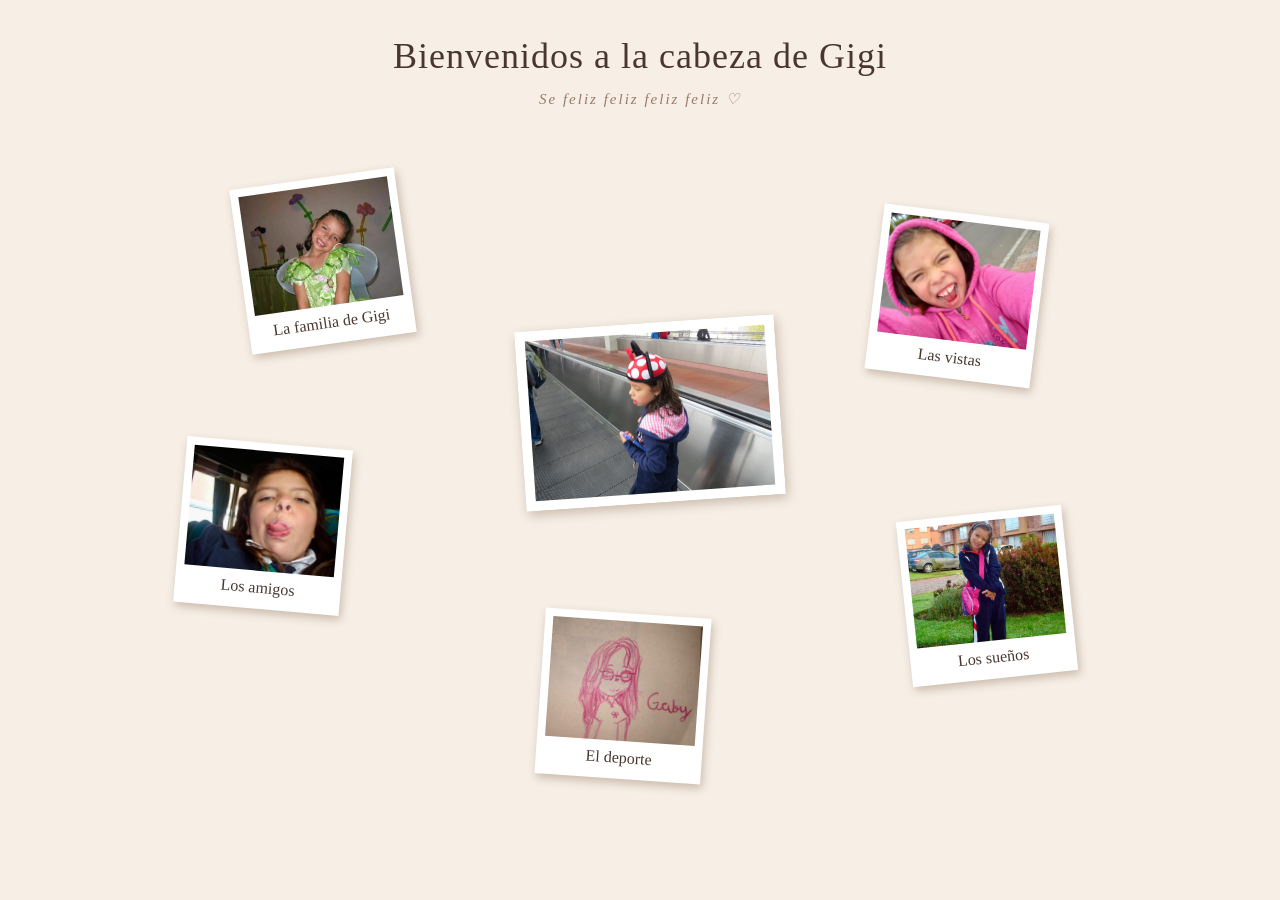
<file: index.html>
<!DOCTYPE html>
<html lang="es">
<head>
    <meta charset="UTF-8">
    <meta name="viewport" content="width=device-width, initial-scale=1.0">
    <title>Gigi's Head</title>
    <link rel="stylesheet" href="estilo.css">
</head>

<body>

    <h1>Bienvenidos a la cabeza de Gigi</h1>
    <p class="subtitulo"> Se feliz feliz feliz feliz ♡</p>

    <div id="galeria">

        <img class="foto"
             src="assets/gigipeque.jpeg"
             alt="Gigi de pequeña">

        <a href="espacio2.html" class="recuerdo familia">
            <img src="assets/portada1.jpeg" alt="Mi familia">
            <p>La familia de Gigi</p>
        </a>

        <a href="espacio3.html" class="recuerdo vistas">
            <img src="assets/portada2.jpeg" alt="Las vistas">
            <p>Las vistas</p>
        </a>

        <a href="espacio4.html" class="recuerdo amigos">
            <img src="assets/portada3.jpeg" alt="Los amigos">
            <p>Los amigos</p>
        </a>

        <a href="espacio5.html" class="recuerdo suenos">
            <img src="assets/portada4.jpeg" alt="Los sueños">
            <p>Los sueños</p>
        </a>

        <a href="espacio6.html" class="recuerdo deporte">
            <img src="assets/portada5.jpeg" alt="El deporte">
            <p>El deporte</p>
        </a>

    </div>

</body>
</html>
</file>
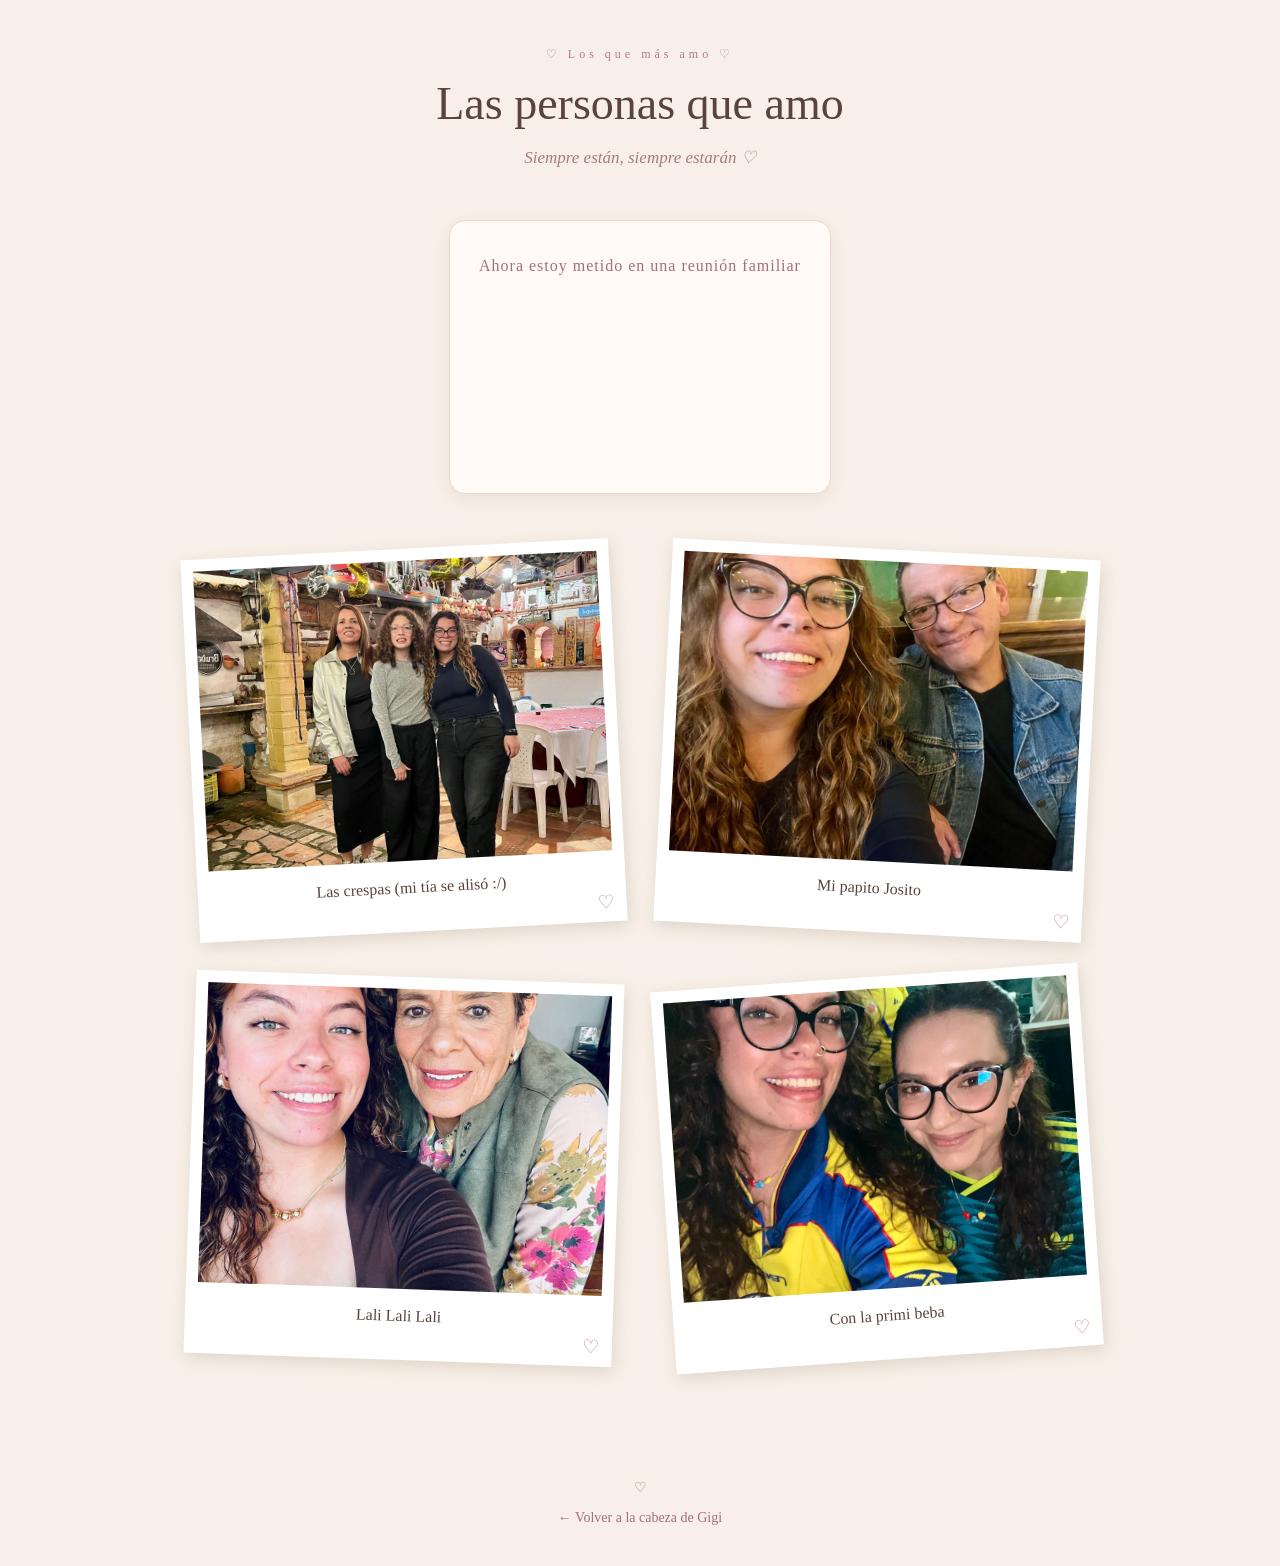
<file: espacio2.html>
<!DOCTYPE html>
<html lang="es">

<head>
    <meta charset="UTF-8">
    <meta name="viewport" content="width=device-width, initial-scale=1.0">

    <title>La familia de Gigi ♡</title>

    <link rel="stylesheet" href="espacio2.css">
</head>

<body>

    <header class="encabezado">
        <p class="pequeno">♡ Los que más amo ♡</p>

        <h1>Las personas que amo</h1>

        <p class="subtitulo">
            Siempre están, siempre estarán ♡
        </p>
    </header>

    
    <section class="musica">
        <p>Ahora estoy metido en una reunión familiar</p>
        

        <iframe
            width="300"
            height="170"
            src="https://www.youtube.com/embed/hCPrTciAhMk?si=WHUPQ1wunrRwcMbo"
            title="Nuestra canción"
            allow="autoplay; encrypted-media"
            referrerpolicy="strict-origin-when-cross-origin"
            allowfullscreen>
        </iframe>

</section>

   
    <main id="galeria">

        <article class="elemento foto1">
            <img src="assets/familia1.jpeg" alt="Las crespas">
            <p>Las crespas (mi tía se alisó :/)</p>
            <span class="corazon">♡</span>
        </article>

        <article class="elemento foto2">
            <img src="assets/familia2.jpeg" alt="Mi papito Josito">
            <p>Mi papito Josito</p>
            <span class="corazon">♡</span>
        </article>

        <article class="elemento foto3">
            <img src="assets/familia3.jpeg" alt="Lali">
            <p>Lali Lali Lali</p>
            <span class="corazon">♡</span>
        </article>

        <article class="elemento foto4">
            <img src="assets/familia4.jpeg" alt="Con mi primi beba">
            <p>Con la primi beba</p>
            <span class="corazon">♡</span>
        </article>

    </main>

    <footer>
        <p>♡</p>
        <a href="index.html">← Volver a la cabeza de Gigi</a>
    </footer>

</body>
</html>
</file>
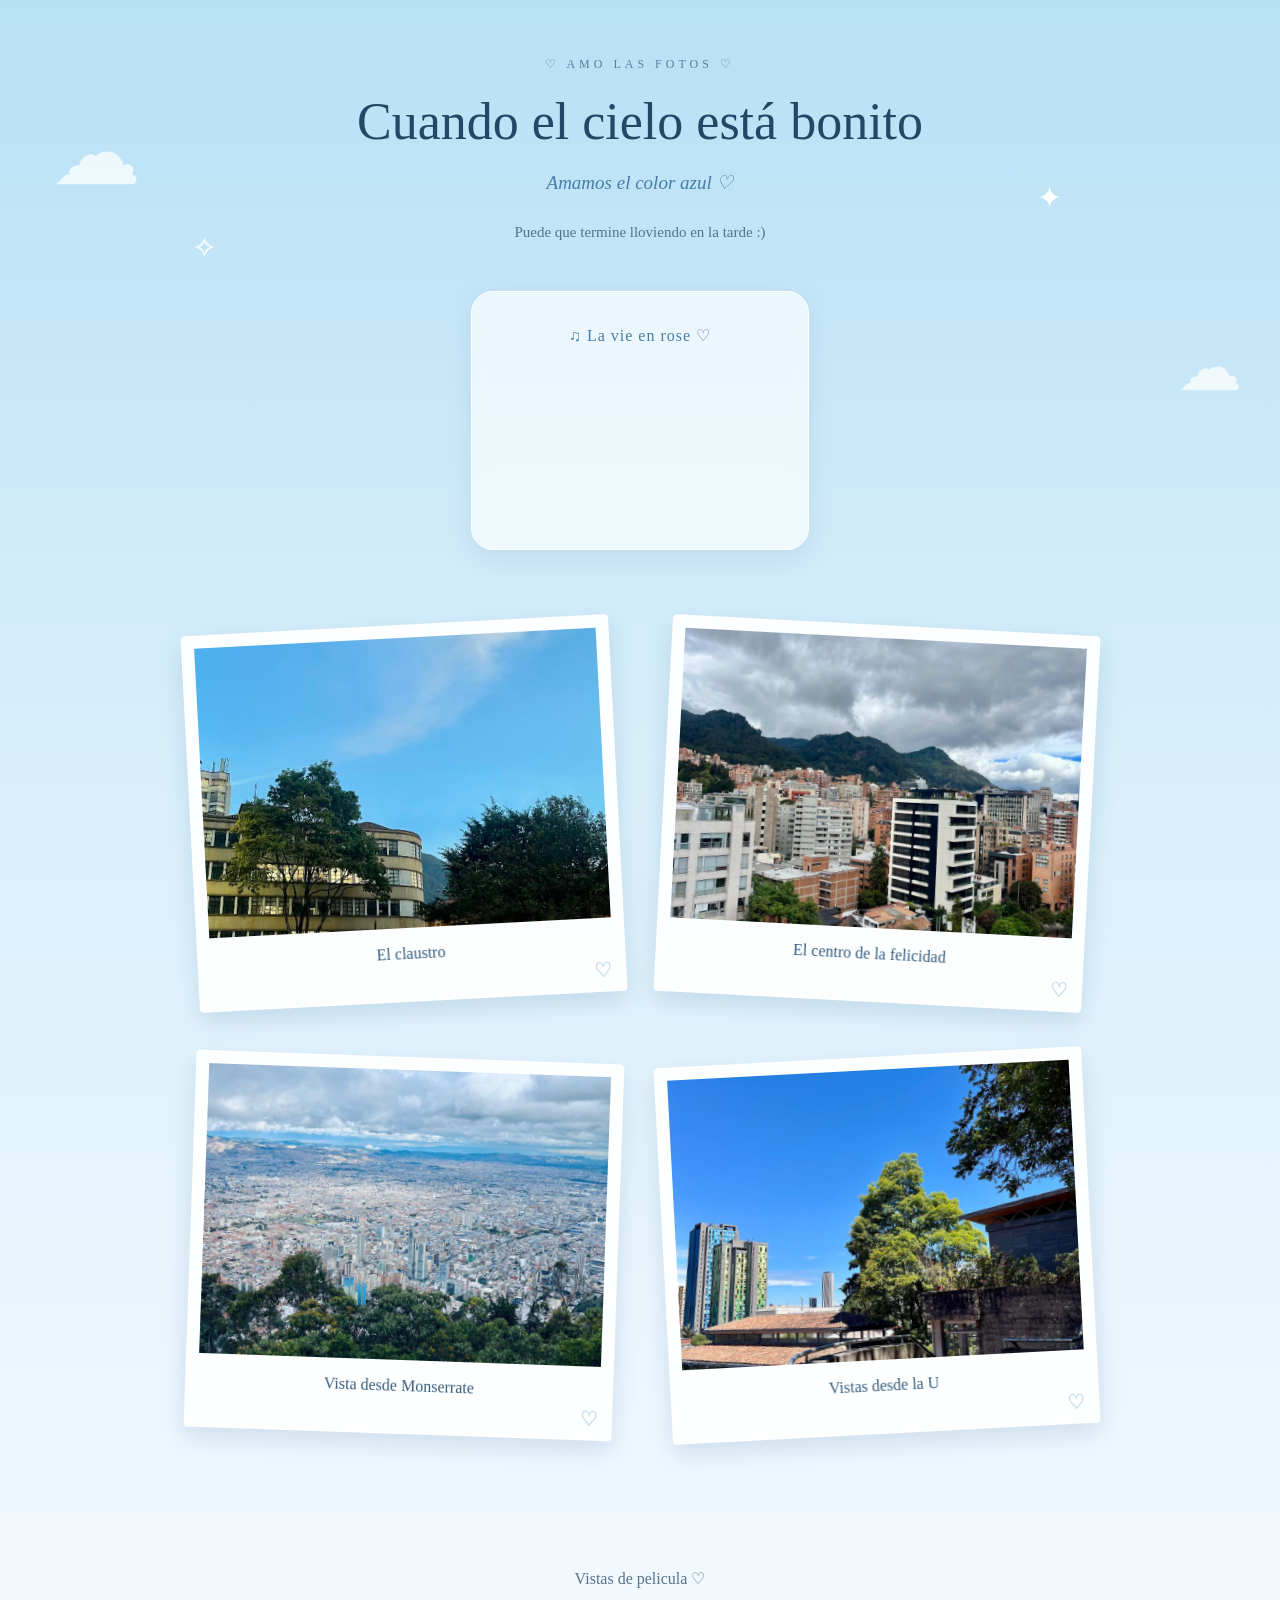
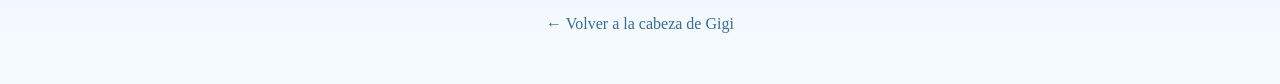
<file: espacio3.html>
<!DOCTYPE html>
<html lang="es">

<head>
    <meta charset="UTF-8">
    <meta name="viewport" content="width=device-width, initial-scale=1.0">

    <title>Las vistas ♡</title>

    <link rel="stylesheet" href="espacio3.css">
</head>

<body>
    <div class="nube nube1">☁</div>
    <div class="nube nube2">☁</div>
    <div class="destello destello1">✧</div>
    <div class="destello destello2">✦</div>

    <header class="encabezado">

        <p class="pequeno">♡ AMO LAS FOTOS ♡</p>

        <h1>Cuando el cielo está bonito</h1>

        <p class="subtitulo">
            Amamos el color azul ♡
        </p>

        <p class="introduccion">
            Puede que termine lloviendo en la tarde :)
        </p>

    </header>

    <section class="musica">

        <p class="titulo-musica">♫ La vie en rose ♡</p>

        <iframe
            width="300"
            height="170"
            src="https://www.youtube.com/embed/ZrPB_pvHXls?si=HO7a61ZQWop8lx8q"
            title="La vie en rose"
            allow="autoplay; encrypted-media"
            referrerpolicy="strict-origin-when-cross-origin"
            allowfullscreen>
        </iframe>

    </section>

    <main id="galeria">

        <article class="elemento foto1">
            <img src="assets/vistas1.jpeg" alt="El claustro">
            <p>El claustro</p>
            <span class="corazon">♡</span>
        </article>

        <article class="elemento foto2">
            <img src="assets/vistas2.jpeg"
                 alt="El centro de la felicidad">
            <p>El centro de la felicidad</p>
            <span class="corazon">♡</span>
        </article>

        <article class="elemento foto3">
            <img src="assets/vistas3.jpeg"
                 alt="Vista desde Monserrate">
            <p>Vista desde Monserrate</p>
            <span class="corazon">♡</span>
        </article>

        <article class="elemento foto4">
            <img src="assets/vistas4.jpeg"
                 alt="Vistas desde la U">
            <p>Vistas desde la U</p>
            <span class="corazon">♡</span>
        </article>

    </main>

    <!-- VOLVER AL INICIO -->
    <footer>
        <p> Vistas de pelicula ♡</p>
        <a href="index.html">← Volver a la cabeza de Gigi</a>
    </footer>

</body>
</html>
</file>
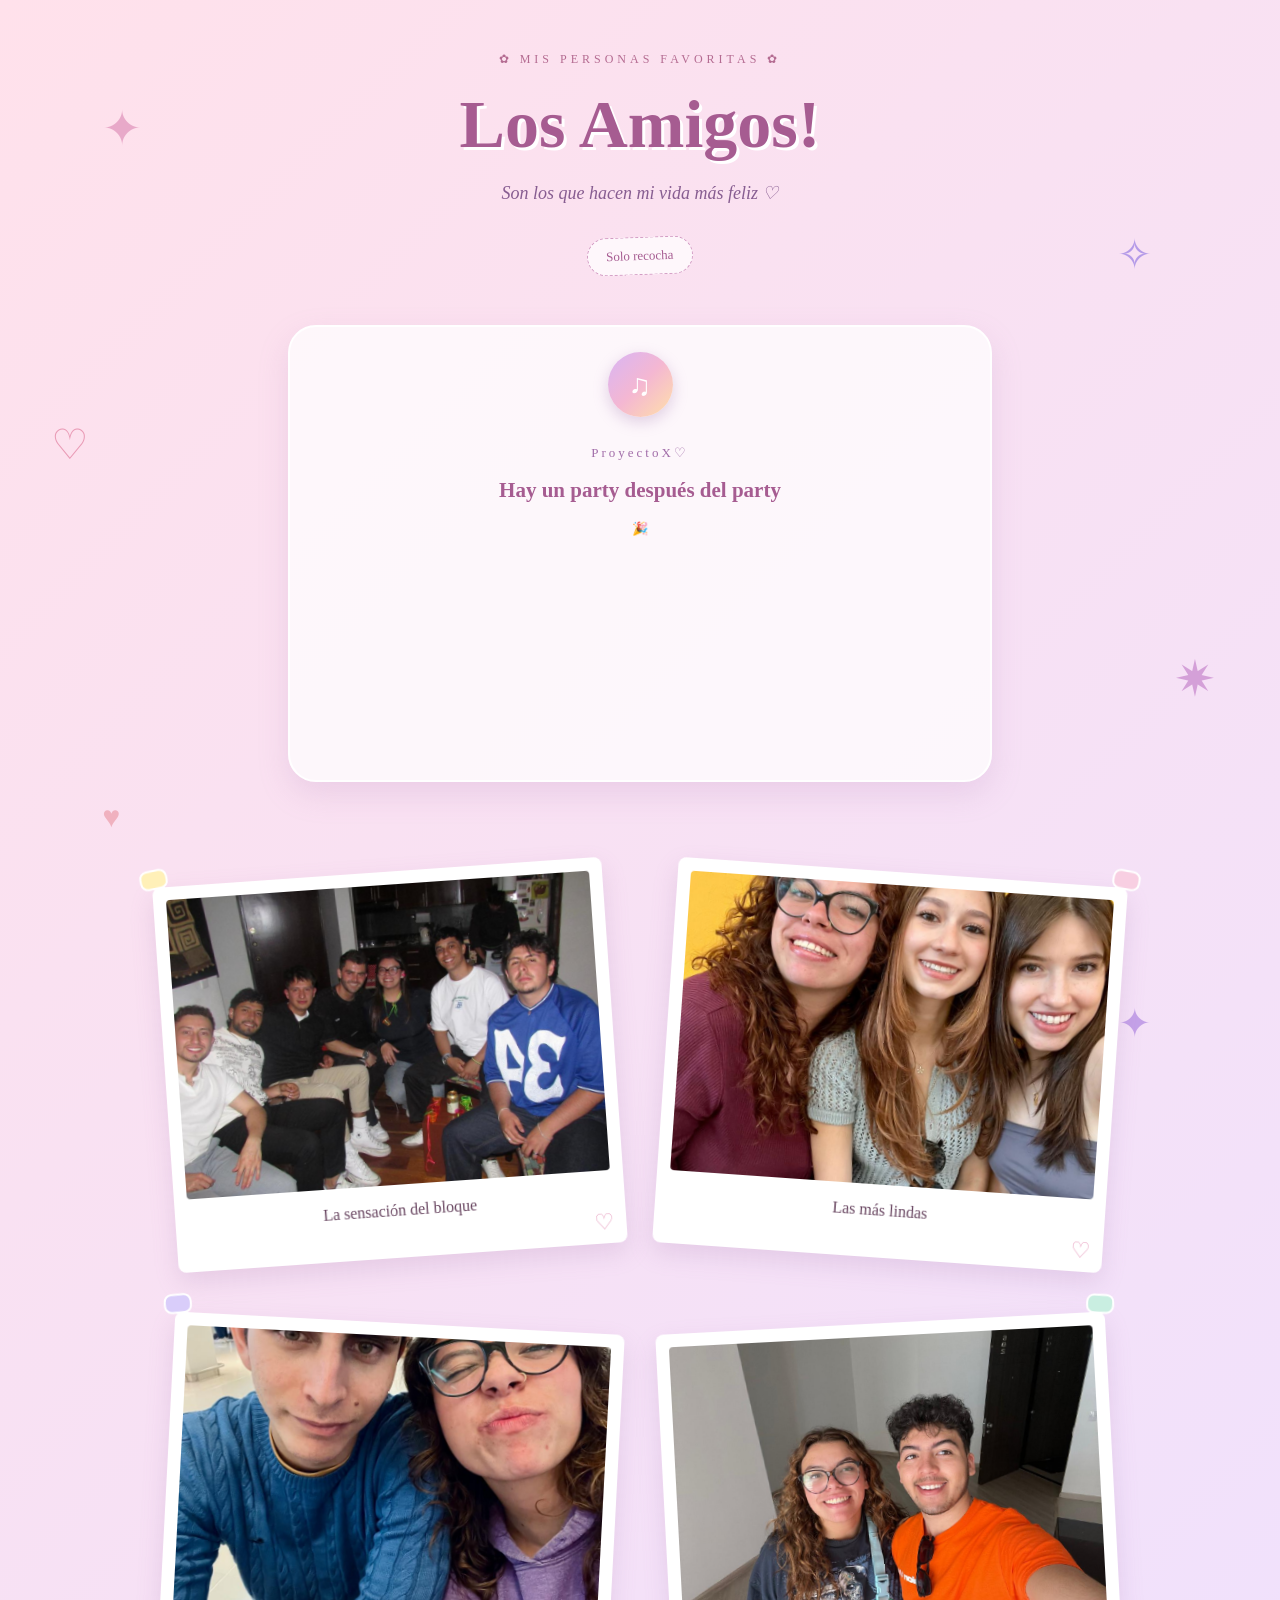
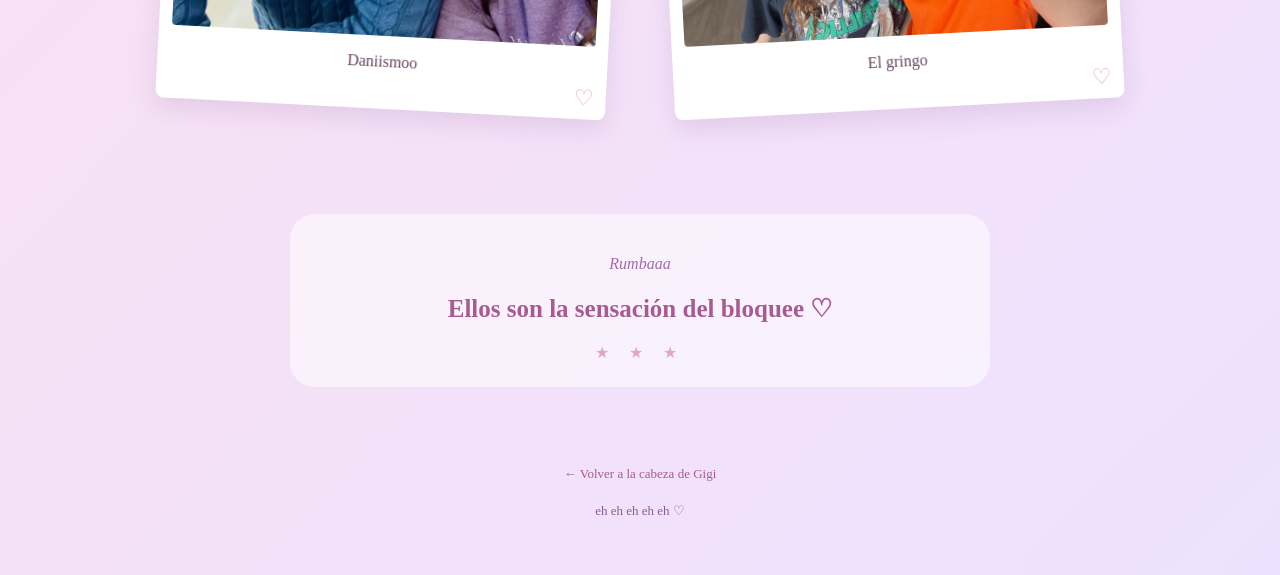
<file: espacio4.html>
<!DOCTYPE html>
<html lang="es">

<head>
    <meta charset="UTF-8">
    <meta name="viewport" content="width=device-width, initial-scale=1.0">

    <title>Los amigos ♡</title>
    <link rel="stylesheet" href="espacio4.css">
</head>

<body>
    <div class="decoracion estrella1">✦</div>
    <div class="decoracion estrella2">✧</div>
    <div class="decoracion corazon1">♡</div>
    <div class="decoracion estrella3">✷</div>
    <div class="decoracion corazon2">♥</div>
    <div class="decoracion estrella4">✦</div>

    <header class="encabezado">

        <p class="pequeno">✿ MIS PERSONAS FAVORITAS ✿</p>

        <h1>Los Amigos!</h1>

        <p class="subtitulo">
            Son los que hacen mi vida más feliz ♡
        </p>

        <div class="etiqueta">
            Solo recocha
        </div>

    </header>

    <section class="musica">

        <div class="disco">♫</div>

        <div class="info-musica">
            <p class="texto-dj">ProyectoX♡</p>
            <h2>Hay un party después del party</h2>
            <p>🎉</p>
        </div>

        <iframe
            src="https://www.youtube.com/embed/fZIRuMZA4_0?si=Oe9IoklJrc0vDbji"
            title="Punchis Punchis"
            allow="autoplay; encrypted-media"
            referrerpolicy="strict-origin-when-cross-origin"
            allowfullscreen>
        </iframe>

    </section>

   
    <main id="galeria">

        <article class="elemento foto1">
            <span class="sticker"></span>
            <img src="assets/amigos1.jpeg" alt="La sensación del bloque">
            <p>La sensación del bloque</p>
            <span class="corazon">♡</span>
        </article>

        <article class="elemento foto2">
            <span class="sticker"></span>
            <img src="assets/amigos2.jpeg" alt="Las más lindas">
            <p>Las más lindas</p>
            <span class="corazon">♡</span>
        </article>

        <article class="elemento foto3">
            <span class="sticker"></span>
            <img src="assets/amigos3.jpeg" alt="Daniismoo">
            <p>Daniismoo</p>
            <span class="corazon">♡</span>
        </article>

        <article class="elemento foto4">
            <span class="sticker"></span>
            <img src="assets/amigos4.jpeg" alt="El gringo">
            <p>El gringo</p>
            <span class="corazon">♡</span>
        </article>

    </main>
    <section class="mensaje-final">
        <p>Rumbaaa</p>
        <h2> Ellos son la sensación del bloquee ♡</h2>
        <span>★ ★ ★</span>
    </section>

    <footer>
        <a href="index.html">← Volver a la cabeza de Gigi</a>
        <p> eh eh eh eh eh ♡</p>
    </footer>

</body>
</html>
</file>
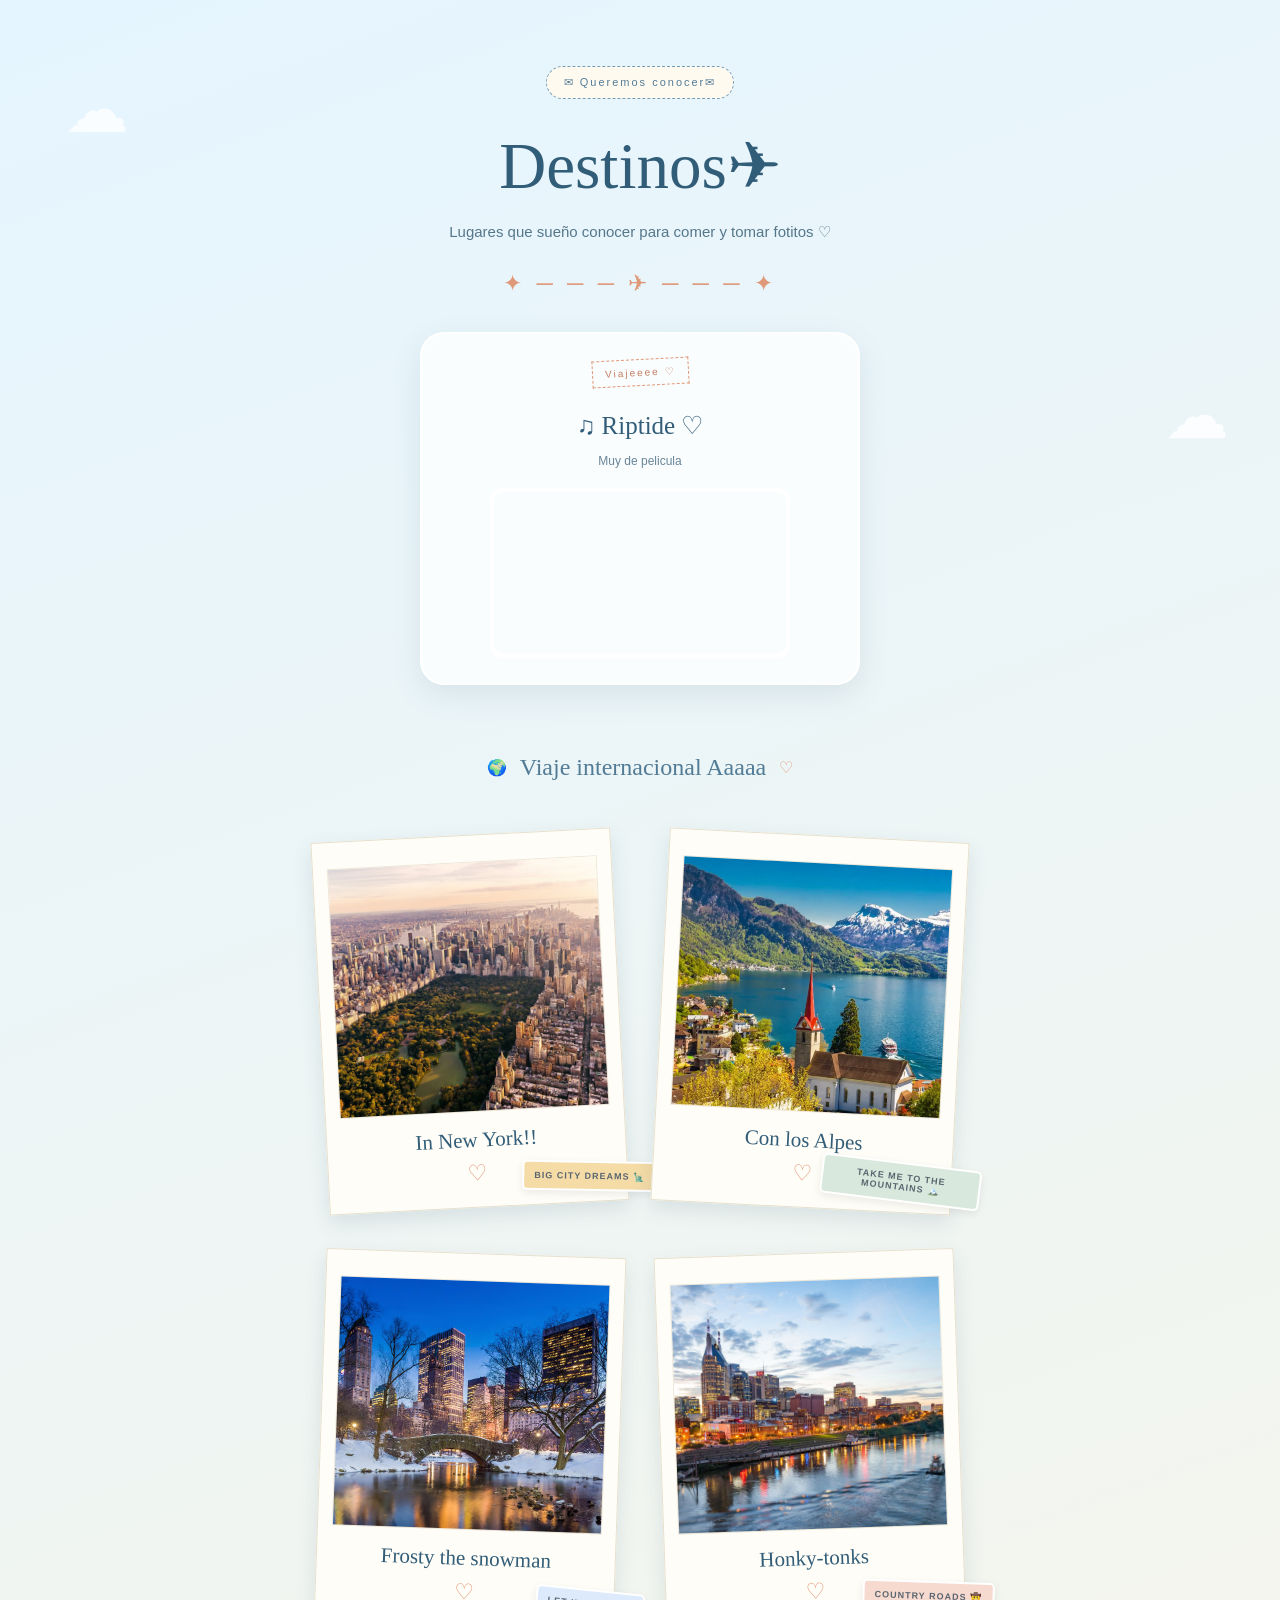
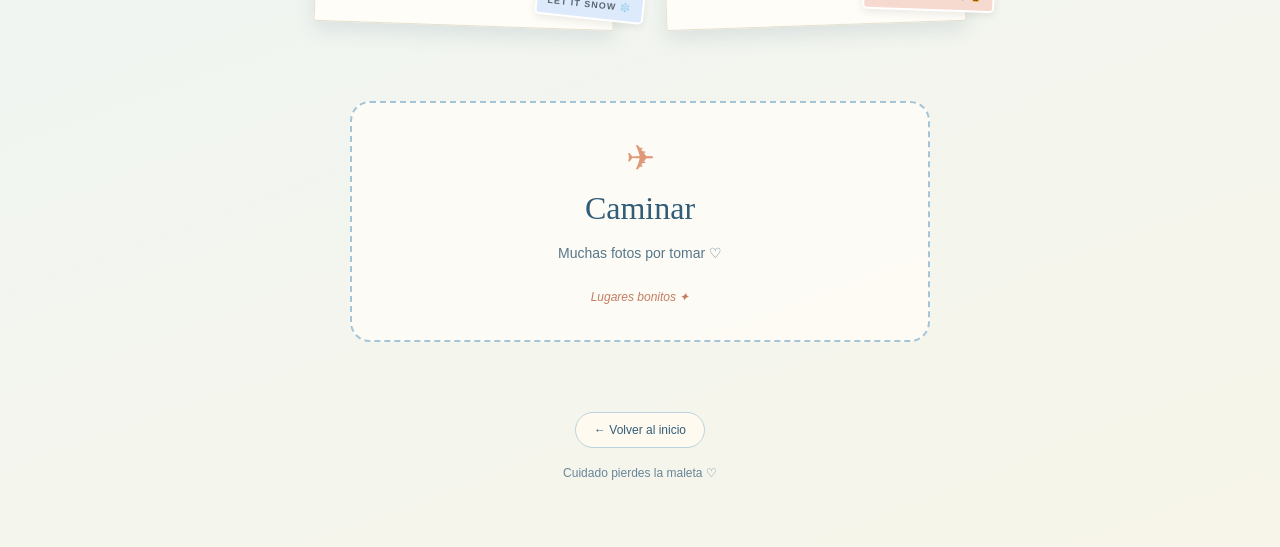
<file: espacio5.html>
<!DOCTYPE html>
<html lang="es">
<head>
    <meta charset="UTF-8">
    <meta name="viewport" content="width=device-width, initial-scale=1.0">
    <title>Los sueños de viaje ✈</title>
    <link rel="stylesheet" href="espacio5.css">
</head>

<body>

    <div class="avion avion1">✈</div>
    <div class="avion avion2">✈</div>
    <div class="nube nube1">☁</div>
    <div class="nube nube2">☁</div>

    <header class="encabezado">
        <p class="etiqueta">✉ Queremos conocer✉</p>

        <h1> Destinos✈</h1>

        <p class="subtitulo">
            Lugares que sueño conocer para comer y tomar fotitos ♡
        </p>

        <div class="ruta">
            ✦ ─ ─ ─ ✈ ─ ─ ─ ✦
        </div>
    </header>

    <section class="musica">
        <div class="sello"> Viajeeee ♡</div>

        <p class="titulo-musica">♫ Riptide ♡</p>

        <p class="texto-musica">
            Muy de pelicula 
        </p>

        <iframe
            width="300"
            height="170"
            src="https://www.youtube.com/embed/uJ_1HMAGb4k?si=CeE1Dc4l3qnBRhKL"
            title="Riptide"
            allow="autoplay; encrypted-media"
            referrerpolicy="strict-origin-when-cross-origin"
            allowfullscreen>
        </iframe>
    </section>

    <div class="intro">
        <span>🌍</span>
        <p> Viaje internacional Aaaaa </p>
        <span>♡</span>
    </div>

    <main id="galeria">

        <article class="elemento foto1">
            <div class="numero"></div>
            <img src="assets/sueño1.jpeg" alt="sueño1">
            <p>In New York!!</p>
            <span class="corazon">♡</span>
            <div class="sticker">BIG CITY DREAMS 🗽</div>
        </article>

        <article class="elemento foto2">
            <div class="numero"></div>
            <img src="assets/sueño2.jpeg" alt="sueño2">
            <p>Con los Alpes</p>
            <span class="corazon">♡</span>
            <div class="sticker">TAKE ME TO THE MOUNTAINS 🏔️</div>
        </article>

        <article class="elemento foto3">
            <div class="numero"></div>
            <img src="assets/sueño3.jpeg" alt="sueño3">
            <p>Frosty the snowman</p>
            <span class="corazon">♡</span>
            <div class="sticker">LET IT SNOW ❄️</div>
        </article>

        <article class="elemento foto4">
            <div class="numero"></div>
            <img src="assets/sueño4.jpeg" alt="sueño4">
            <p>Honky-tonks</p>
            <span class="corazon">♡</span>
            <div class="sticker">COUNTRY ROADS 🤠</div>
        </article>

    </main>

    <section class="nota-final">
        <div class="mini-avion">✈</div>
        <h2> Caminar </h2>
        <p>
            
            Muchas fotos por tomar ♡
        </p>
        <span> Lugares bonitos ✦</span>
    </section>

    <footer>
        <a href="index.html">← Volver al inicio</a>
        <p> Cuidado pierdes la maleta  ♡</p>
    </footer>

</body>
</html>
</file>
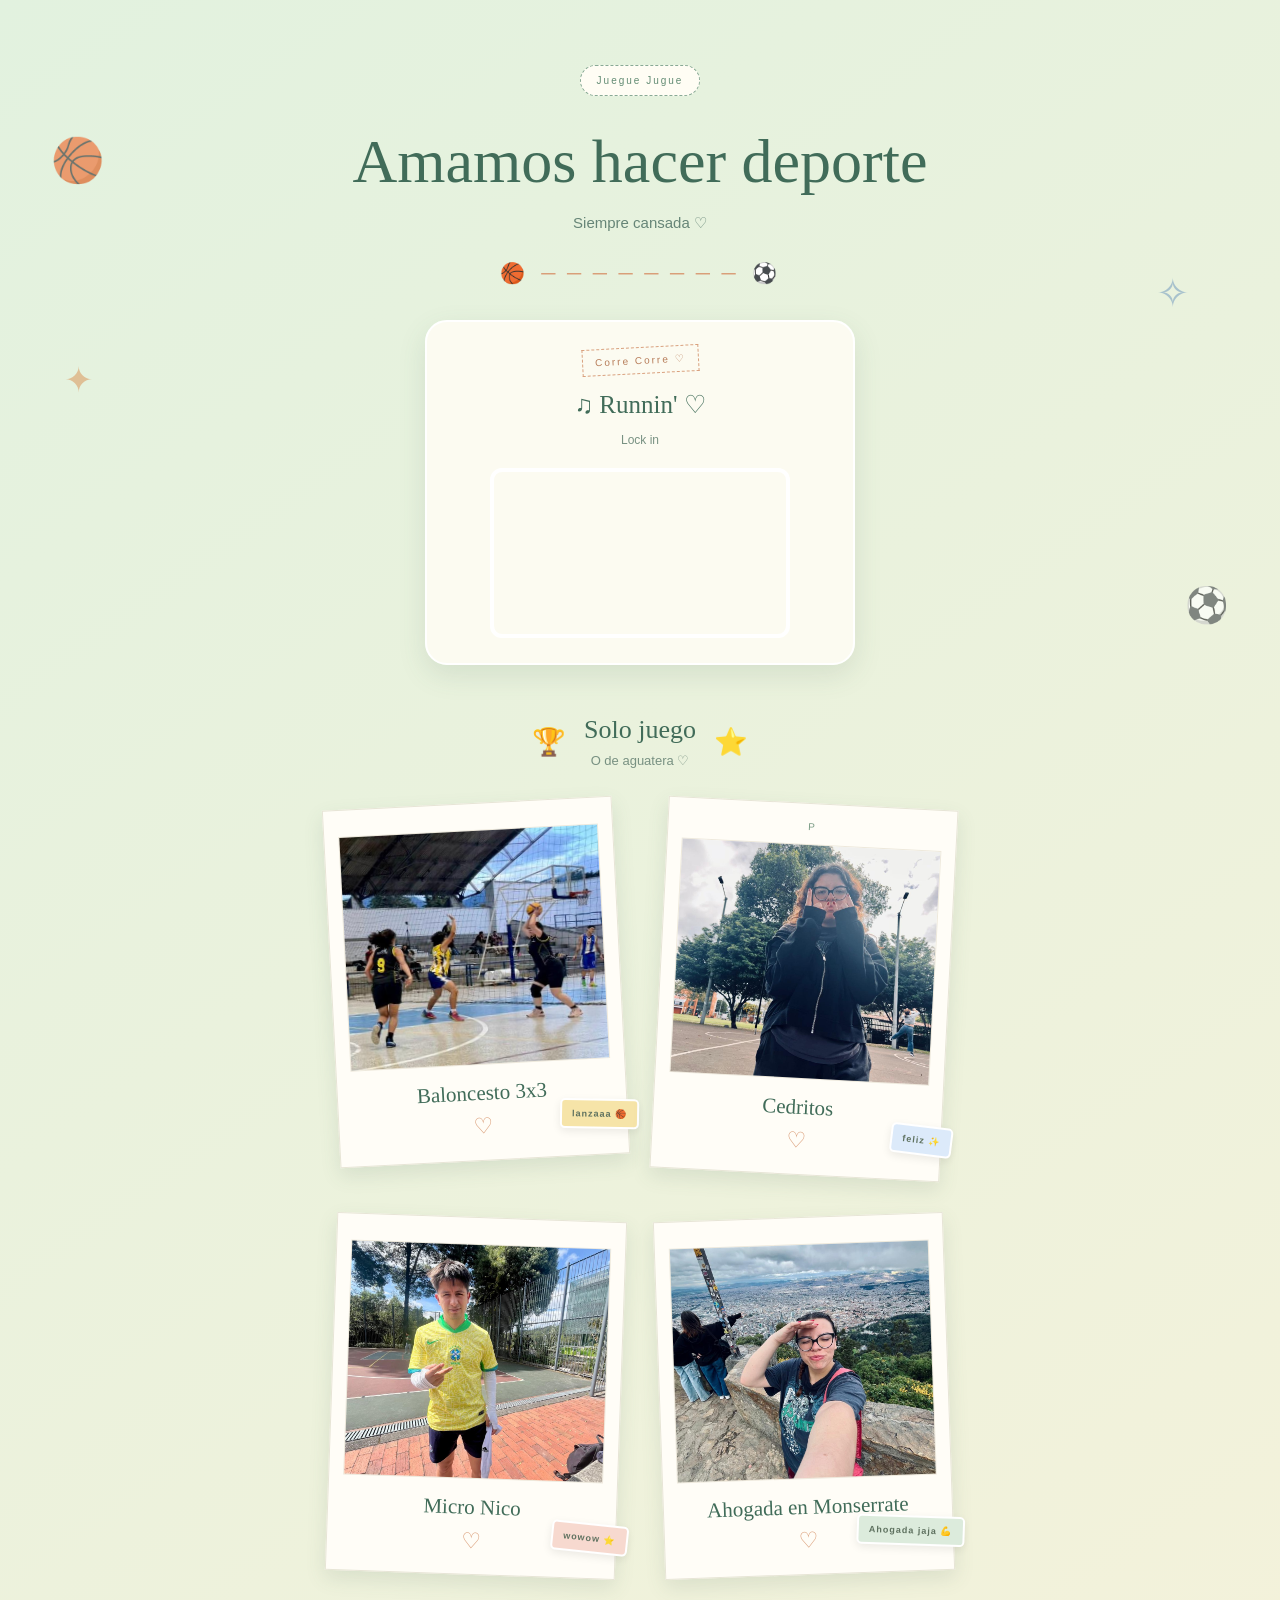
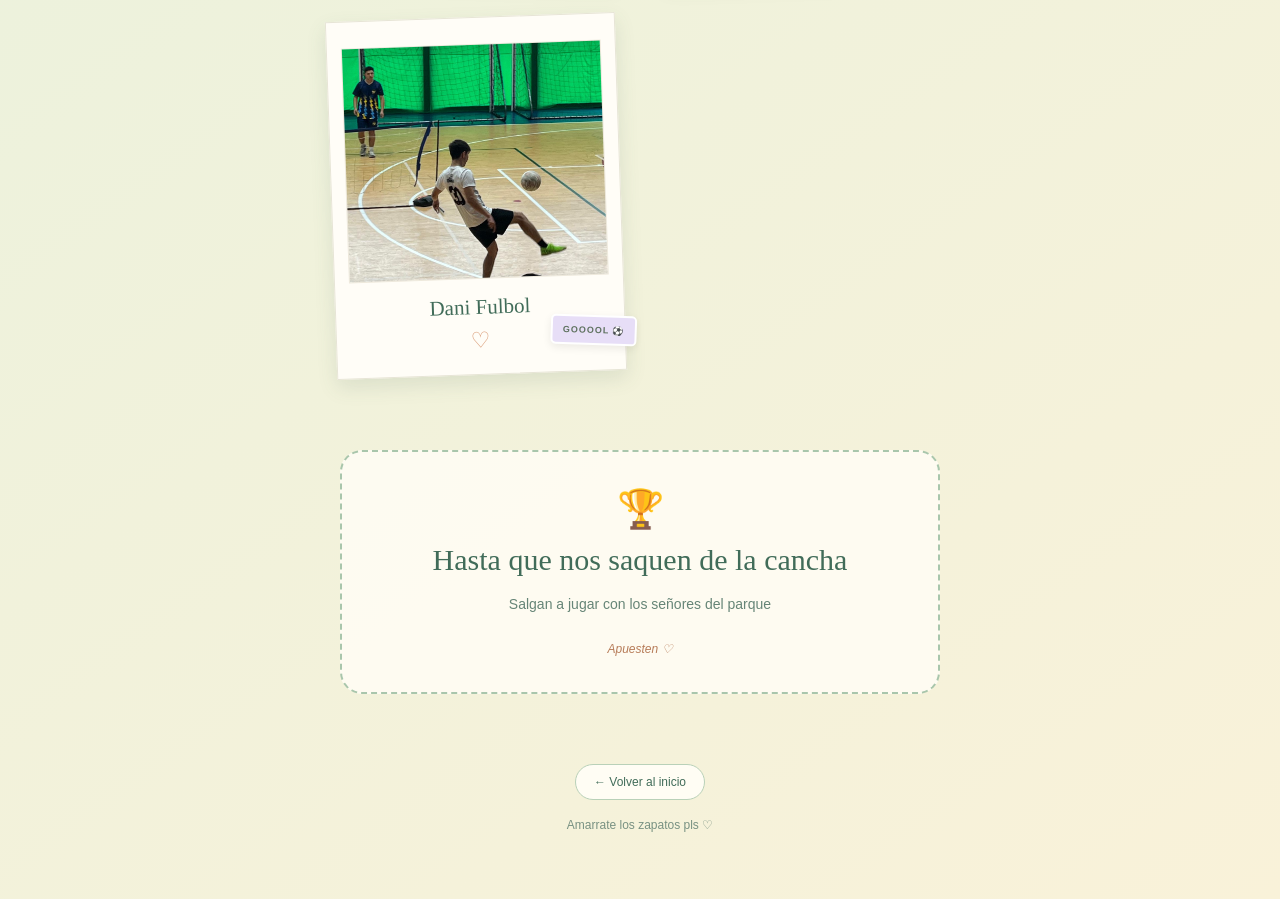
<file: espacio6.html>
<!DOCTYPE html>
<html lang="es">
<head>
    <meta charset="UTF-8">
    <meta name="viewport" content="width=device-width, initial-scale=1.0">
    <title>El deporte 🏀</title>
    <link rel="stylesheet" href="espacio6.css">
</head>

<body>

    <div class="decoracion pelota1">🏀</div>
    <div class="decoracion pelota2">⚽</div>
    <div class="decoracion estrella1">✦</div>
    <div class="decoracion estrella2">✧</div>

    <header class="encabezado">
        <p class="etiqueta"> Juegue Jugue </p>

        <h1> Amamos hacer deporte </h1>

        <p class="subtitulo">
            Siempre cansada ♡
        </p>

        <div class="linea-cancha">
            <span>🏀</span>
            ─ ─ ─ ─ ─ ─ ─ ─
            <span>⚽</span>
        </div>
    </header>

    <section class="musica">
        <div class="sello"> Corre Corre ♡</div>

        <p class="titulo-musica">♫ Runnin' ♡</p>

        <p class="texto-musica">
            Lock in
        </p>

        <iframe
            width="300"
            height="170"
            src="https://www.youtube.com/embed/YoXa2Pl7Hk0?si=ZVDyMHofQDtu-v7D"
            title="Runnin'"
            allow="autoplay; encrypted-media"
            referrerpolicy="strict-origin-when-cross-origin"
            allowfullscreen>
        </iframe>
    </section>

    <section class="intro">
        <span>🏆</span>
        <div>
            <h2> Solo juego </h2>
            <p> O de aguatera ♡</p>
        </div>
        <span>⭐</span>
    </section>

    <main id="galeria">

        <article class="elemento foto1">
            <div class="numero"></div>
            <img src="assets/deporte1.jpeg" alt="Partido de baloncesto 3x3">
            <p>Baloncesto 3x3</p>
            <span class="corazon">♡</span>
            <div class="sticker"> lanzaaa 🏀</div>
        </article>

        <article class="elemento foto2">
            <div class="numero">P</div>
            <img src="assets/deporte2.jpeg" alt="Recuerdo deportivo en Cedritos">
            <p>Cedritos</p>
            <span class="corazon">♡</span>
            <div class="sticker"> feliz ✨</div>
        </article>

        <article class="elemento foto3">
            <div class="numero"></div>
            <img src="assets/deporte3.jpeg" alt="Micro Nico">
            <p>Micro Nico</p>
            <span class="corazon">♡</span>
            <div class="sticker">wowow ⭐</div>
        </article>

        <article class="elemento foto4">
            <div class="numero"></div>
            <img src="assets/deporte4.jpeg" alt="Subida a Monserrate">
            <p>Ahogada en Monserrate</p>
            <span class="corazon">♡</span>
            <div class="sticker">Ahogada jaja 💪</div>
        </article>

        <article class="elemento foto5">
            <div class="numero"></div>
            <img src="assets/deporte5.jpeg" alt="Dani jugando fútbol">
            <p>Dani Fulbol</p>
            <span class="corazon">♡</span>
            <div class="sticker">GOOOOL ⚽</div>
        </article>

    </main>

    <section class="frase-final">
        <div class="trofeo">🏆</div>
        <h2> Hasta que nos saquen de la cancha</h2>
        <p>
            Salgan a jugar con los señores del parque 
        </p>
        <span> Apuesten ♡</span>
    </section>

    <footer>
        <a href="index.html">← Volver al inicio</a>
        <p> Amarrate los zapatos pls ♡</p>
    </footer>

</body>
</html>
</file>
<file: estilo.css>
body {
    margin: 0;
    background-color: #f7efe6;
    color: #49372f;
    font-family: Georgia, serif;
}


h1 {
    text-align: center;
    margin: 35px 20px;
    color: #49372f;
    font-family: Georgia, serif;
    font-size: 36px;
    font-weight: normal;
    letter-spacing: 1px;

    animation: aparecer 1.5s ease-out;

    transition: color 0.4s ease,
                transform 0.4s ease;
}

h1:hover {
    color: #b17c88;
    transform: scale(1.03);
}

@keyframes aparecer {
    from {
        opacity: 0;
        transform: translateY(15px);
    }

    to {
        opacity: 1;
        transform: translateY(0);
    }
}

#galeria {
    position: relative;
    max-width: 1000px;
    height: 650px;
    margin: 0 auto;
}

.foto {
    position: absolute;
    width: 240px;
    top: 180px;
    left: 380px;
    padding: 10px;
    background: white;
    box-shadow: 2px 4px 12px #c9b9ab;
    transform: rotate(-4deg);
}

.recuerdo {
    position: absolute;
    display: block;
    width: 150px;
    padding: 8px;
    background: white;
    color: #49372f;
    text-align: center;
    text-decoration: none;
    box-shadow: 2px 4px 10px #c9b9ab;
    transition: transform 0.3s;
}

.recuerdo img {
    display: block;
    width: 100%;
    height: 120px;
    object-fit: cover;
}

.recuerdo p {
    margin: 8px 0 4px;
}

.recuerdo:hover {
    z-index: 10;
    transform: scale(1.1) rotate(0deg);
}

.familia {
    top: 35px;
    left: 100px;
    transform: rotate(-8deg);
}

.vistas {
    top: 70px;
    right: 100px;
    transform: rotate(7deg);
}

.amigos {
    top: 300px;
    left: 40px;
    transform: rotate(5deg);
}

.suenos {
    top: 370px;
    right: 70px;
    transform: rotate(-6deg);
}

.deporte {
    top: 470px;
    left: 400px;
    transform: rotate(4deg);
}

.subtitulo {
    text-align: center;
    color: #9b796a;
    font-family: Georgia, serif;
    font-size: 15px;
    font-style: italic;
    letter-spacing: 2px;
    margin-top: -22px;
    margin-bottom: 35px;

    animation: aparecer 2s ease-out;
}
</file>
<file: espacio2.css>
/* FONDO Y LETRA */

body {
    margin: 0;
    background-color: #f8f0e8;
    color: #59443d;
    font-family: Georgia, serif;
}


.encabezado {
    text-align: center;
    padding: 35px 15px 20px;
    animation: aparecer 1.5s ease-out;
}

.pequeno {
    color: #b17c88;
    font-size: 12px;
    letter-spacing: 4px;
}

h1 {
    font-size: clamp(30px, 5vw, 46px);
    font-weight: normal;
    margin: 15px 0;
}

.subtitulo {
    font-style: italic;
    color: #a47c7d;
    font-size: 17px;
}



.musica {
    text-align: center;
    margin: 15px auto 35px;
    padding: 20px;
    max-width: 340px;
    background-color: #fffaf5;
    border: 1px solid #ead9d0;
    border-radius: 16px;
    box-shadow: 0 5px 15px #d9c8bd66;
}

.musica > p:first-child {
    color: #a46f7d;
    letter-spacing: 1px;
}

.musica iframe {
    display: block;
    width: 100%;
    max-width: 300px;
    margin: 12px auto;
    border: none;
    border-radius: 10px;
}

.nota-musica {
    font-size: 12px;
    font-style: italic;
    color: #987e73;
}

/* COLLAGE */

#galeria {
    max-width: 900px;
    margin: 30px auto 60px;
    padding: 20px;
    display: grid;
    grid-template-columns: repeat(2, minmax(0, 1fr));
    gap: 45px;
}

/* MARCOS TIPO POLAROID */

.elemento {
    position: relative;
    background-color: white;
    padding: 12px 12px 35px;
    box-shadow: 2px 5px 15px #bba99b66;
    text-align: center;
    transition: transform 0.35s ease,
                box-shadow 0.35s ease;
}

.elemento img {
    display: block;
    width: 100%;
    height: 300px;
    object-fit: cover;
}

.elemento p {
    margin: 18px 0 0;
    font-size: 16px;
}

.corazon {
    position: absolute;
    bottom: 8px;
    right: 12px;
    color: #c58b96;
    font-size: 19px;
}

.foto1 {
    transform: rotate(-3deg);
}

.foto2 {
    transform: rotate(3deg);
}

.foto3 {
    transform: rotate(2deg);
}

.foto4 {
    transform: rotate(-4deg);
}

.elemento:hover {
    transform: rotate(0deg) scale(1.04);
    box-shadow: 3px 10px 22px #bba99b88;
    z-index: 2;
}

footer {
    text-align: center;
    padding: 25px 15px 40px;
    color: #987e73;
    font-size: 14px;
}

footer a {
    color: #a46f7d;
    text-decoration: none;
}

footer a:hover {
    text-decoration: underline;
}


@keyframes aparecer {
    from {
        opacity: 0;
        transform: translateY(15px);
    }

    to {
        opacity: 1;
        transform: translateY(0);
    }
}

@media (max-width: 600px) {
    #galeria {
        grid-template-columns: 1fr;
        gap: 35px;
        padding: 25px;
    }

    .elemento img {
        height: 280px;
    }

    h1 {
        font-size: 32px;
    }
}
</file>
<file: espacio3.css>
body {
    margin: 0;
    min-height: 100vh;
    overflow-x: hidden;

    background: linear-gradient(
        180deg,
        #b8e0f5 0%,
        #d8effb 45%,
        #f5faff 100%
    );

    color: #244766;
    font-family: Georgia, serif;
}

.encabezado {
    position: relative;
    z-index: 1;
    text-align: center;
    padding: 45px 20px 25px;

    animation: aparecer 1.5s ease-out;
}

.pequeno {
    color: #547fa3;
    font-size: 12px;
    letter-spacing: 4px;
}

h1 {
    font-size: clamp(30px, 5vw, 52px);
    font-weight: normal;
    margin: 20px 0;
    color: #244766;
    transition: transform 0.4s ease,
                color 0.4s ease;
}

h1:hover {
    transform: scale(1.04);
    color: #558bb7;
}

.subtitulo {
    color: #477da7;
    font-size: 19px;
    font-style: italic;
}

.introduccion {
    max-width: 350px;
    margin: 25px auto 10px;
    color: #54748c;
    line-height: 1.8;
    font-size: 15px;
}

.nube {
    position: absolute;
    color: white;
    opacity: 0.75;
    font-size: 90px;
    pointer-events: none;

    animation: flotar 5s ease-in-out infinite;
}

.nube1 {
    top: 100px;
    left: 4%;
}

.nube2 {
    top: 330px;
    right: 3%;
    font-size: 65px;
    animation-delay: 1.5s;
}

.destello {
    position: absolute;
    color: white;
    font-size: 30px;
    pointer-events: none;

    animation: brillar 3s ease-in-out infinite;
}

.destello1 {
    top: 230px;
    left: 15%;
}

.destello2 {
    top: 180px;
    right: 17%;
    animation-delay: 1s;
}

.musica {
    position: relative;
    z-index: 1;
    width: min(300px, calc(100% - 60px));
    margin: 10px auto 55px;
    padding: 18px;

    text-align: center;
    background: #ffffffa8;
    border: 1px solid #ffffff;
    border-radius: 22px;

    box-shadow: 0 8px 25px #527fa322;
    backdrop-filter: blur(8px);
}

.titulo-musica {
    color: #477da7;
    letter-spacing: 1px;
}

.musica iframe {
    display: block;
    width: 100%;
    height: 170px;
    border: none;
    border-radius: 12px;
}

#galeria {
    position: relative;
    z-index: 1;

    max-width: 900px;
    margin: 0 auto 70px;
    padding: 20px;

    display: grid;
    grid-template-columns: repeat(2, minmax(0, 1fr));
    gap: 55px 45px;
}

.elemento {
    position: relative;
    padding: 12px 12px 38px;

    background: #ffffffed;
    border: 1px solid white;
    border-radius: 4px;

    box-shadow: 0 10px 25px #527fa333;

    text-align: center;

    animation: aparecer 1.2s ease-out both;

    transition: box-shadow 0.4s ease,
                transform 0.4s ease;
}

.elemento img {
    display: block;
    width: 100%;
    height: 290px;
    object-fit: cover;
}

.elemento p {
    margin: 17px 0 0;
    font-size: 16px;
    color: #345b7c;
}

.corazon {
    position: absolute;
    bottom: 9px;
    right: 13px;
    color: #78a8cd;
    font-size: 20px;
}

.foto1 {
    transform: rotate(-3deg);
    animation-delay: 0.1s;
}

.foto2 {
    transform: rotate(3deg);
    animation-delay: 0.3s;
}

.foto3 {
    transform: rotate(2deg);
    animation-delay: 0.5s;
}

.foto4 {
    transform: rotate(-3deg);
    animation-delay: 0.7s;
}

.elemento:hover {
    transform: translateY(-10px) rotate(0deg) scale(1.03);
    box-shadow: 0 18px 35px #527fa344;
    z-index: 2;
}

footer {
    position: relative;
    z-index: 1;
    text-align: center;
    padding: 25px 15px 45px;
    color: #54748c;
    line-height: 1.8;
}

footer a {
    color: #386d99;
    text-decoration: none;
    transition: color 0.3s ease;
}

footer a:hover {
    color: #183f60;
}

@keyframes aparecer {
    from {
        opacity: 0;
        translate: 0 18px;
    }

    to {
        opacity: 1;
        translate: 0 0;
    }
}

@keyframes flotar {
    0%, 100% {
        translate: 0 0;
    }

    50% {
        translate: 0 -15px;
    }
}

@keyframes brillar {
    0%, 100% {
        opacity: 0.4;
        scale: 0.9;
    }

    50% {
        opacity: 1;
        scale: 1.2;
    }
}

@media (max-width: 600px) {

    .encabezado {
        padding-top: 35px;
    }

    .nube {
        font-size: 55px;
        opacity: 0.5;
    }

    .destello {
        font-size: 22px;
    }

    #galeria {
        grid-template-columns: 1fr;
        gap: 35px;
        padding: 25px;
    }

    .elemento img {
        height: 280px;
    }

    .musica {
        margin-bottom: 40px;
    }
}

@media (prefers-reduced-motion: reduce) {
    *,
    *::before,
    *::after {
        animation: none !important;
        transition: none !important;
    }
}
</file>
<file: espacio4.css>
body {
    margin: 0;
    min-height: 100vh;
    overflow-x: hidden;

    background: linear-gradient(
        135deg,
        #ffe1eb,
        #eee1ff,
        #fff0cf,
        #dff7ee
    );

    background-size: 300% 300%;
    animation: fondoFiesta 14s ease infinite;

    color: #67445f;
    font-family: Georgia, serif;
}


.encabezado {
    text-align: center;
    padding: 40px 20px 25px;
    position: relative;
    z-index: 1;
    animation: aparecer 1s ease-out;
}

.pequeno {
    font-size: 12px;
    letter-spacing: 4px;
    color: #b46b91;
}

h1 {
    font-family: Georgia, serif;
    font-size: clamp(42px, 7vw, 68px);
    font-weight: bold;
    color: #a65c91;
    margin: 18px 0;

    text-shadow: 3px 3px 0 #ffffff;

    animation: tituloFiesta 3s ease-in-out infinite;
}

.subtitulo {
    font-size: 18px;
    font-style: italic;
    color: #875d91;
}

.etiqueta {
    display: inline-block;
    margin-top: 15px;
    padding: 10px 18px;

    background: #ffffffb8;
    border: 1px dashed #d29bc3;
    border-radius: 30px;

    font-size: 13px;
    color: #a65c91;

    transform: rotate(-2deg);
}

.decoracion {
    position: absolute;
    z-index: 0;
    pointer-events: none;

    animation: bailar 4s ease-in-out infinite;
}

.estrella1 {
    top: 100px;
    left: 8%;
    font-size: 48px;
    color: #e8a9c9;
}

.estrella2 {
    top: 230px;
    right: 10%;
    font-size: 42px;
    color: #b59be8;
    animation-delay: 1s;
}

.corazon1 {
    top: 420px;
    left: 4%;
    font-size: 42px;
    color: #e99ab5;
    animation-delay: 0.5s;
}

.estrella3 {
    top: 650px;
    right: 5%;
    font-size: 50px;
    color: #d4a0d8;
    animation-delay: 1.5s;
}

.corazon2 {
    top: 800px;
    left: 8%;
    font-size: 30px;
    color: #f0b1bf;
    animation-delay: 0.8s;
}

.estrella4 {
    top: 1000px;
    right: 10%;
    font-size: 40px;
    color: #c4a1e8;
    animation-delay: 1.2s;
}


.musica {
    position: relative;
    z-index: 1;

    max-width: 650px;
    margin: 25px auto 65px;
    padding: 25px;

    display: flex;
    flex-direction: column;
    align-items: center;
    gap: 15px;

    text-align: center;

    background: #ffffffbd;
    border: 2px solid white;
    border-radius: 28px;

    box-shadow: 0 12px 30px #b889ba35;
}

.disco {
    width: 65px;
    height: 65px;
    border-radius: 50%;

    display: flex;
    align-items: center;
    justify-content: center;

    background: linear-gradient(
        135deg,
        #d8b5f5,
        #f4b7d2,
        #ffe0a9
    );

    color: white;
    font-size: 30px;

    box-shadow: 0 5px 15px #a67ab555;

    animation: girar 5s linear infinite;
}

.info-musica h2 {
    font-size: 21px;
    color: #a65c91;
}

.info-musica p {
    font-size: 13px;
}

.texto-dj {
    letter-spacing: 3px;
    color: #a16ca8;
    font-size: 11px;
}

.musica iframe {
    display: block;
    width: 100%;
    max-width: 350px;
    height: 190px;
    border: none;
    border-radius: 16px;
}


#galeria {
    position: relative;
    z-index: 1;

    max-width: 950px;
    margin: 0 auto 80px;
    padding: 25px;

    display: grid;
    grid-template-columns: repeat(2, minmax(0, 1fr));
    gap: 65px 50px;
}

.elemento {
    position: relative;
    padding: 13px 13px 38px;

    background: white;
    border-radius: 8px;

    box-shadow: 0 10px 25px #9e75a833;

    text-align: center;

    transition: transform 0.35s ease,
                box-shadow 0.35s ease;

    animation: aparecer 1s ease-out both;
}

.elemento img {
    display: block;
    width: 100%;
    height: 300px;
    object-fit: cover;
    border-radius: 4px;
}

.elemento p {
    margin: 17px 0 0;
    color: #67445f;
    font-size: 16px;
}

.foto1 {
    transform: rotate(-4deg);
    animation-delay: 0.1s;
}

.foto2 {
    transform: rotate(4deg);
    animation-delay: 0.25s;
}

.foto3 {
    transform: rotate(3deg);
    animation-delay: 0.4s;
}

.foto4 {
    transform: rotate(-3deg);
    animation-delay: 0.55s;
}


.sticker {
    position: absolute;
    z-index: 2;
    top: -18px;
    left: -12px;

    padding: 8px 12px;

    background: #fff0b8;
    color: #986a79;

    border: 2px solid white;
    border-radius: 8px;

    font-family: Arial, sans-serif;
    font-size: 10px;
    font-weight: bold;

    transform: rotate(-8deg);
}

.foto2 .sticker {
    left: auto;
    right: -12px;
    background: #f8cfe2;
    transform: rotate(7deg);
}

.foto3 .sticker {
    background: #d9cdfa;
}

.foto4 .sticker {
    left: auto;
    right: -10px;
    background: #c9eee1;
    transform: rotate(6deg);
}

.corazon {
    position: absolute;
    right: 12px;
    bottom: 8px;

    color: #e8a1c1;
    font-size: 22px;
}

.elemento:hover {
    transform: translateY(-12px) rotate(0deg) scale(1.04);
    box-shadow: 0 20px 35px #9e75a855;
    z-index: 3;
}

.mensaje-final {
    position: relative;
    z-index: 1;

    max-width: 650px;
    margin: 20px auto 50px;
    padding: 25px;

    text-align: center;
    background: #ffffff8c;
    border-radius: 25px;
}

.mensaje-final p {
    color: #a16ca8;
    font-style: italic;
}

.mensaje-final h2 {
    color: #a65c91;
    font-size: 25px;
}

.mensaje-final span {
    color: #dfa6c9;
    letter-spacing: 8px;
}

footer {
    position: relative;
    z-index: 1;

    padding: 25px 15px 40px;
    text-align: center;
    line-height: 1.8;
    font-size: 13px;
    color: #875d91;
}

footer a {
    color: #a65c91;
    text-decoration: none;
}

footer a:hover {
    text-decoration: underline;
}

@keyframes fondoFiesta {
    0% {
        background-position: 0% 50%;
    }

    50% {
        background-position: 100% 50%;
    }

    100% {
        background-position: 0% 50%;
    }
}

@keyframes tituloFiesta {
    0%, 100% {
        transform: rotate(-1deg);
    }

    50% {
        transform: rotate(1deg);
    }
}

@keyframes bailar {
    0%, 100% {
        transform: translateY(0) rotate(-8deg);
    }

    50% {
        transform: translateY(-15px) rotate(8deg);
    }
}

@keyframes girar {
    from {
        transform: rotate(0deg);
    }

    to {
        transform: rotate(360deg);
    }
}

@keyframes aparecer {
    from {
        opacity: 0;
        translate: 0 20px;
    }

    to {
        opacity: 1;
        translate: 0 0;
    }
}

@media (max-width: 600px) {

    .encabezado {
        padding-top: 35px;
    }

    .decoracion {
        opacity: 0.5;
    }

    .musica {
        margin: 20px 18px 50px;
        padding: 20px;
    }

    #galeria {
        grid-template-columns: 1fr;
        gap: 45px;
        padding: 25px;
    }

    .elemento img {
        height: 280px;
    }

    .mensaje-final {
        margin: 20px;
    }

    .mensaje-final h2 {
        font-size: 21px;
    }
}

@media (prefers-reduced-motion: reduce) {
    *,
    *::before,
    *::after {
        animation: none !important;
        transition: none !important;
    }
}
</file>
<file: espacio5.css>
* {
    box-sizing: border-box;
}

body {
    margin: 0;
    padding: 30px 20px;
    font-family: "Trebuchet MS", Arial, sans-serif;
    color: #28465b;
    text-align: center;
    overflow-x: hidden;

    background: linear-gradient(
        160deg,
        #e5f5ff,
        #f7f5e9,
        #dcecf8,
        #fff0df
    );

    background-size: 300% 300%;
    animation: cieloCambiante 16s ease infinite;
}

@keyframes cieloCambiante {
    0% { background-position: 0% 50%; }
    50% { background-position: 100% 50%; }
    100% { background-position: 0% 50%; }
}


.encabezado {
    position: relative;
    max-width: 900px;
    margin: 25px auto 35px;
    z-index: 1;
}

.etiqueta {
    display: inline-block;
    padding: 9px 17px;
    border: 1px dashed #729db8;
    border-radius: 25px;
    background: #fffaf0;
    color: #527b96;
    font-size: 11px;
    letter-spacing: 2px;
}

h1 {
    margin: 18px 0 12px;
    font-family: Georgia, "Times New Roman", serif;
    font-size: clamp(35px, 6vw, 65px);
    font-weight: normal;
    color: #315d78;
    animation: aparecer 1.2s ease both;
}

.subtitulo {
    font-size: 15px;
    line-height: 1.7;
    color: #55778a;
}

.ruta {
    margin-top: 25px;
    color: #df9878;
    font-size: 23px;
    letter-spacing: 4px;
}

@keyframes aparecer {
    from {
        opacity: 0;
        transform: translateY(15px);
    }

    to {
        opacity: 1;
        transform: translateY(0);
    }
}

.avion,
.nube {
    position: fixed;
    z-index: 0;
    pointer-events: none;
}

.avion {
    color: #df9878;
    font-size: 35px;
    animation: volar 12s linear infinite;
}

.avion1 {
    top: 20%;
    left: -60px;
}

.avion2 {
    top: 75%;
    left: -70px;
    font-size: 24px;
    animation-delay: -6s;
    animation-duration: 16s;
}

@keyframes volar {
    from {
        transform: translateX(0) rotate(-8deg);
    }

    to {
        transform: translateX(calc(100vw + 150px)) rotate(-8deg);
    }
}

.nube {
    color: #ffffff;
    opacity: 0.8;
    font-size: 65px;
    animation: nubeFlota 5s ease-in-out infinite alternate;
}

.nube1 {
    top: 8%;
    left: 5%;
}

.nube2 {
    top: 42%;
    right: 4%;
    animation-delay: -2s;
}

@keyframes nubeFlota {
    from {
        transform: translateY(0);
    }

    to {
        transform: translateY(-15px);
    }
}

.musica {
    position: relative;
    z-index: 1;
    max-width: 440px;
    margin: 35px auto 45px;
    padding: 25px 20px;
    border: 2px solid #ffffff;
    border-radius: 24px;
    background: rgba(255, 255, 255, 0.75);
    box-shadow: 0 10px 30px rgba(63, 103, 129, 0.12);
    transition: transform 0.3s ease;
}

.musica:hover {
    transform: translateY(-5px) rotate(-1deg);
}

.sello {
    display: inline-block;
    padding: 7px 12px;
    border: 1px dashed #df9878;
    color: #c47d60;
    font-size: 10px;
    letter-spacing: 2px;
    transform: rotate(-3deg);
}

.titulo-musica {
    margin-bottom: 7px;
    font-family: Georgia, serif;
    font-size: 25px;
    color: #315d78;
}

.texto-musica {
    font-size: 12px;
    color: #68869a;
    line-height: 1.5;
}

.musica iframe {
    display: block;
    max-width: 100%;
    margin: 18px auto 0;
    border: 4px solid white;
    border-radius: 13px;
}

.intro {
    display: flex;
    align-items: center;
    justify-content: center;
    gap: 13px;
    margin: 45px 0 30px;
    color: #527b96;
}

.intro p {
    font-family: Georgia, serif;
    font-size: 24px;
}

.intro span {
    color: #df9878;
}

#galeria {
    position: relative;
    z-index: 1;
    display: grid;
    grid-template-columns: repeat(2, minmax(0, 300px));
    justify-content: center;
    gap: 45px 40px;
    max-width: 760px;
    margin: 0 auto;
}

.elemento {
    position: relative;
    padding: 14px 14px 20px;
    background: #fffdf7;
    border: 1px solid #e7e0cf;
    box-shadow: 0 8px 20px rgba(53, 91, 113, 0.13);
    transition: transform 0.35s ease, box-shadow 0.35s ease;
}

.foto1 {
    transform: rotate(-3deg);
}

.foto2 {
    transform: rotate(3deg);
}

.foto3 {
    transform: rotate(2deg);
}

.foto4 {
    transform: rotate(-2deg);
}

.elemento:hover {
    transform: translateY(-10px) rotate(0deg) scale(1.03);
    box-shadow: 0 15px 28px rgba(53, 91, 113, 0.2);
    z-index: 3;
}

.elemento img {
    display: block;
    width: 100%;
    height: 250px;
    object-fit: cover;
    border: 1px solid #eee7d9;
}

.elemento p {
    margin: 16px 0 8px;
    font-family: Georgia, serif;
    font-size: 21px;
    color: #315d78;
}

.corazon {
    display: block;
    color: #df9878;
    font-size: 22px;
}

.numero {
    margin: 3px 0 12px;
    color: #7796a8;
    font-size: 10px;
    letter-spacing: 2px;
}

.sticker {
    position: absolute;
    right: -30px;
    bottom: 10px;
    max-width: 160px;
    padding: 8px 10px;
    background: #f5dca7;
    color: #5a6570;
    border: 2px solid white;
    border-radius: 5px;
    font-size: 9px;
    font-weight: bold;
    letter-spacing: 1px;
    transform: rotate(4deg);
    box-shadow: 0 3px 8px rgba(0, 0, 0, 0.08);
}

.foto2 .sticker {
    background: #d9e8dc;
}

.foto3 .sticker {
    background: #dceafb;
}

.foto4 .sticker {
    background: #f6d9cf;
}

.nota-final {
    position: relative;
    max-width: 580px;
    margin: 75px auto 45px;
    padding: 35px 25px;
    background: rgba(255, 253, 247, 0.8);
    border: 2px dashed #a4c5d8;
    border-radius: 20px;
}

.mini-avion {
    font-size: 35px;
    color: #df9878;
}

.nota-final h2 {
    margin: 12px 0;
    font-family: Georgia, serif;
    font-size: 32px;
    font-weight: normal;
    color: #315d78;
}

.nota-final p {
    line-height: 1.8;
    font-size: 14px;
    color: #55778a;
}

.nota-final span {
    display: inline-block;
    margin-top: 10px;
    color: #c47d60;
    font-size: 12px;
    font-style: italic;
}

footer {
    margin-top: 40px;
    padding: 25px 10px;
    color: #68869a;
    font-size: 12px;
}

footer a {
    display: inline-block;
    padding: 10px 18px;
    color: #315d78;
    text-decoration: none;
    background: #fffaf0;
    border: 1px solid #b9d3df;
    border-radius: 25px;
    transition: background 0.3s ease, transform 0.3s ease;
}

footer a:hover {
    background: #dcecf8;
    transform: translateY(-3px);
}

footer p {
    margin-top: 18px;
}

@media (max-width: 600px) {
    body {
        padding: 20px 14px;
    }

    #galeria {
        grid-template-columns: minmax(0, 320px);
        gap: 35px;
    }

    .elemento img {
        height: 280px;
    }

    .intro p {
        font-size: 19px;
    }

    .nube {
        font-size: 40px;
    }

    .musica {
        padding: 20px 12px;
    }

    .sticker {
        right: -5px;
    }
}

@media (prefers-reduced-motion: reduce) {
    *,
    *::before,
    *::after {
        animation: none !important;
        scroll-behavior: auto !important;
        transition: none !important;
    }
}
</file>
<file: espacio6.css>
* {
    box-sizing: border-box;
}

body {
    margin: 0;
    padding: 30px 20px;
    overflow-x: hidden;
    text-align: center;
    font-family: "Trebuchet MS", Arial, sans-serif;
    color: #34564c;

    background: linear-gradient(
        145deg,
        #e2f2df,
        #f9f2d9,
        #dceefa,
        #f9e3dc
    );

    background-size: 300% 300%;
    animation: fondoDeportivo 16s ease infinite;
}

@keyframes fondoDeportivo {
    0% { background-position: 0% 50%; }
    50% { background-position: 100% 50%; }
    100% { background-position: 0% 50%; }
}

.encabezado {
    position: relative;
    z-index: 1;
    max-width: 900px;
    margin: 25px auto 35px;
}

.etiqueta {
    display: inline-block;
    padding: 9px 16px;
    border: 1px dashed #88a995;
    border-radius: 25px;
    background: #fffdf4;
    color: #638c74;
    font-size: 10px;
    letter-spacing: 2px;
}

h1 {
    margin: 20px 0 12px;
    font-family: Georgia, "Times New Roman", serif;
    font-size: clamp(34px, 6vw, 62px);
    font-weight: normal;
    color: #416c59;
    animation: entrada 1s ease both;
}

.subtitulo {
    max-width: 600px;
    margin: 0 auto;
    color: #668577;
    font-size: 15px;
    line-height: 1.8;
}

@keyframes entrada {
    from {
        opacity: 0;
        transform: translateY(15px);
    }

    to {
        opacity: 1;
        transform: translateY(0);
    }
}

.linea-cancha {
    display: flex;
    justify-content: center;
    align-items: center;
    gap: 13px;
    margin-top: 25px;
    color: #d99b75;
    font-size: 20px;
    letter-spacing: 3px;
}

.decoracion {
    position: fixed;
    z-index: 0;
    pointer-events: none;
    opacity: 0.65;
    animation: rebotar 4s ease-in-out infinite alternate;
}

.pelota1 {
    top: 15%;
    left: 4%;
    font-size: 43px;
}

.pelota2 {
    top: 65%;
    right: 4%;
    font-size: 35px;
    animation-delay: -2s;
}

.estrella1 {
    top: 40%;
    left: 5%;
    color: #dca36e;
    font-size: 35px;
}

.estrella2 {
    top: 30%;
    right: 7%;
    color: #85a8c4;
    font-size: 40px;
    animation-delay: -1s;
}

@keyframes rebotar {
    from {
        transform: translateY(0) rotate(-8deg);
    }

    to {
        transform: translateY(-16px) rotate(8deg);
    }
}


.musica {
    position: relative;
    z-index: 1;
    max-width: 430px;
    margin: 35px auto 50px;
    padding: 25px 20px;
    background: rgba(255, 253, 245, 0.85);
    border: 2px solid white;
    border-radius: 22px;
    box-shadow: 0 10px 28px rgba(66, 103, 83, 0.13);
    transition: transform 0.3s ease;
}

.musica:hover {
    transform: translateY(-5px) rotate(-1deg);
}

.sello {
    display: inline-block;
    padding: 7px 12px;
    color: #b77c59;
    border: 1px dashed #d9a17f;
    font-size: 10px;
    letter-spacing: 2px;
    transform: rotate(-3deg);
}

.titulo-musica {
    margin: 16px 0 5px;
    color: #416c59;
    font-family: Georgia, serif;
    font-size: 25px;
}

.texto-musica {
    color: #789182;
    font-size: 12px;
    line-height: 1.6;
}

.musica iframe {
    display: block;
    max-width: 100%;
    margin: 18px auto 0;
    border: 4px solid white;
    border-radius: 12px;
}

.intro {
    display: flex;
    justify-content: center;
    align-items: center;
    gap: 18px;
    margin: 45px auto 35px;
}

.intro > span {
    color: #d99b75;
    font-size: 27px;
}

.intro h2 {
    margin: 0 0 8px;
    color: #416c59;
    font-family: Georgia, serif;
    font-size: 26px;
    font-weight: normal;
}

.intro p {
    margin: 0;
    color: #789182;
    font-size: 13px;
}

/* GALERIA TIPO ALBUM */

#galeria {
    position: relative;
    z-index: 1;
    display: grid;
    grid-template-columns: repeat(2, minmax(0, 290px));
    justify-content: center;
    align-items: start;
    gap: 42px 38px;
    max-width: 750px;
    margin: 0 auto;
}

.elemento {
    position: relative;
    padding: 14px 14px 20px;
    background: #fffdf7;
    border: 1px solid #e7e5d6;
    box-shadow: 0 8px 20px rgba(66, 103, 83, 0.13);
    transition: transform 0.35s ease, box-shadow 0.35s ease;
}

.foto1 {
    transform: rotate(-3deg);
}

.foto2 {
    transform: rotate(3deg);
}

.foto3 {
    transform: rotate(2deg);
}

.foto4 {
    transform: rotate(-2deg);
}

.foto5 {
    transform: rotate(-2deg);
}

.elemento:hover {
    transform: translateY(-10px) rotate(0deg) scale(1.03);
    box-shadow: 0 16px 28px rgba(66, 103, 83, 0.2);
    z-index: 3;
}

.elemento img {
    display: block;
    width: 100%;
    height: 235px;
    object-fit: cover;
    border: 1px solid #eee9dc;
}

.numero {
    margin: 3px 0 12px;
    color: #789a83;
    font-size: 10px;
    letter-spacing: 2px;
}

.elemento p {
    margin: 16px 0 8px;
    color: #416c59;
    font-family: Georgia, serif;
    font-size: 21px;
}

.corazon {
    display: block;
    color: #d99b75;
    font-size: 22px;
}

.sticker {
    position: absolute;
    right: -12px;
    bottom: 25px;
    max-width: 160px;
    padding: 8px 10px;
    background: #f6e4a8;
    border: 2px solid white;
    border-radius: 5px;
    color: #5e715f;
    font-size: 9px;
    font-weight: bold;
    letter-spacing: 1px;
    transform: rotate(4deg);
    box-shadow: 0 3px 8px rgba(0, 0, 0, 0.08);
}

.foto2 .sticker {
    background: #dceafa;
}

.foto3 .sticker {
    background: #f7d9cf;
}

.foto4 .sticker {
    background: #dcebdc;
}

.foto5 .sticker {
    background: #e7def7;
}

.frase-final {
    max-width: 600px;
    margin: 75px auto 45px;
    padding: 35px 25px;
    background: rgba(255, 253, 245, 0.85);
    border: 2px dashed #a9c6ac;
    border-radius: 22px;
}

.trofeo {
    font-size: 38px;
}

.frase-final h2 {
    margin: 12px 0;
    color: #416c59;
    font-family: Georgia, serif;
    font-size: 30px;
    font-weight: normal;
}

.frase-final p {
    color: #668577;
    font-size: 14px;
    line-height: 1.9;
}

.frase-final span {
    display: inline-block;
    margin-top: 10px;
    color: #b77c59;
    font-size: 12px;
    font-style: italic;
}

footer {
    margin-top: 40px;
    padding: 25px 10px;
    color: #789182;
    font-size: 12px;
}

footer a {
    display: inline-block;
    padding: 10px 18px;
    color: #416c59;
    text-decoration: none;
    background: #fffdf4;
    border: 1px solid #b9d1b8;
    border-radius: 25px;
    transition: transform 0.3s ease, background 0.3s ease;
}

footer a:hover {
    transform: translateY(-3px);
    background: #e2f2df;
}

footer p {
    margin-top: 18px;
}

@media (max-width: 600px) {
    body {
        padding: 20px 14px;
    }

    #galeria {
        grid-template-columns: minmax(0, 320px);
        gap: 35px;
    }

    .elemento img {
        height: 270px;
    }

    .intro {
        gap: 10px;
    }

    .intro h2 {
        font-size: 21px;
    }

    .intro p {
        font-size: 12px;
    }

    .pelota1 {
        left: 1%;
        font-size: 30px;
    }

    .pelota2 {
        right: 1%;
        font-size: 28px;
    }

    .musica {
        padding: 20px 12px;
    }

    .sticker {
        right: -5px;
    }
}

@media (prefers-reduced-motion: reduce) {
    *,
    *::before,
    *::after {
        animation: none !important;
        transition: none !important;
    }
}
</file>
